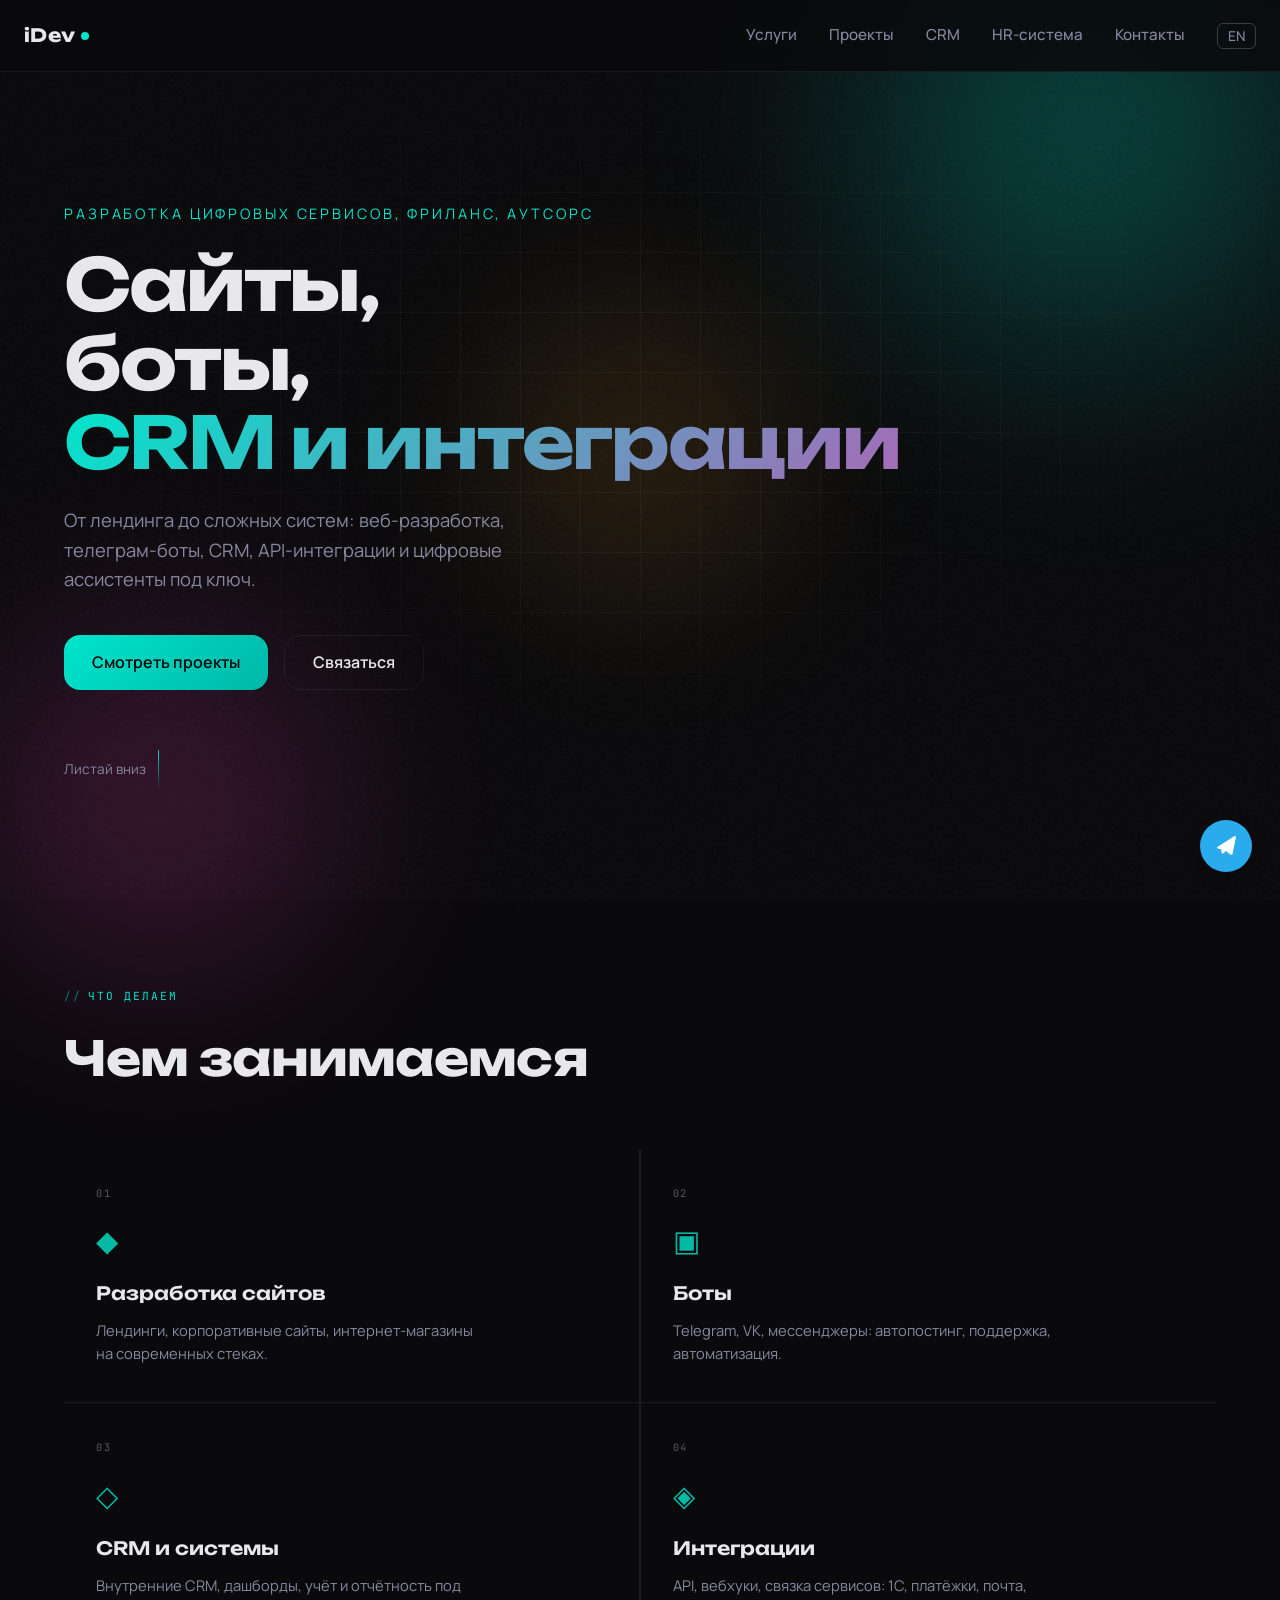
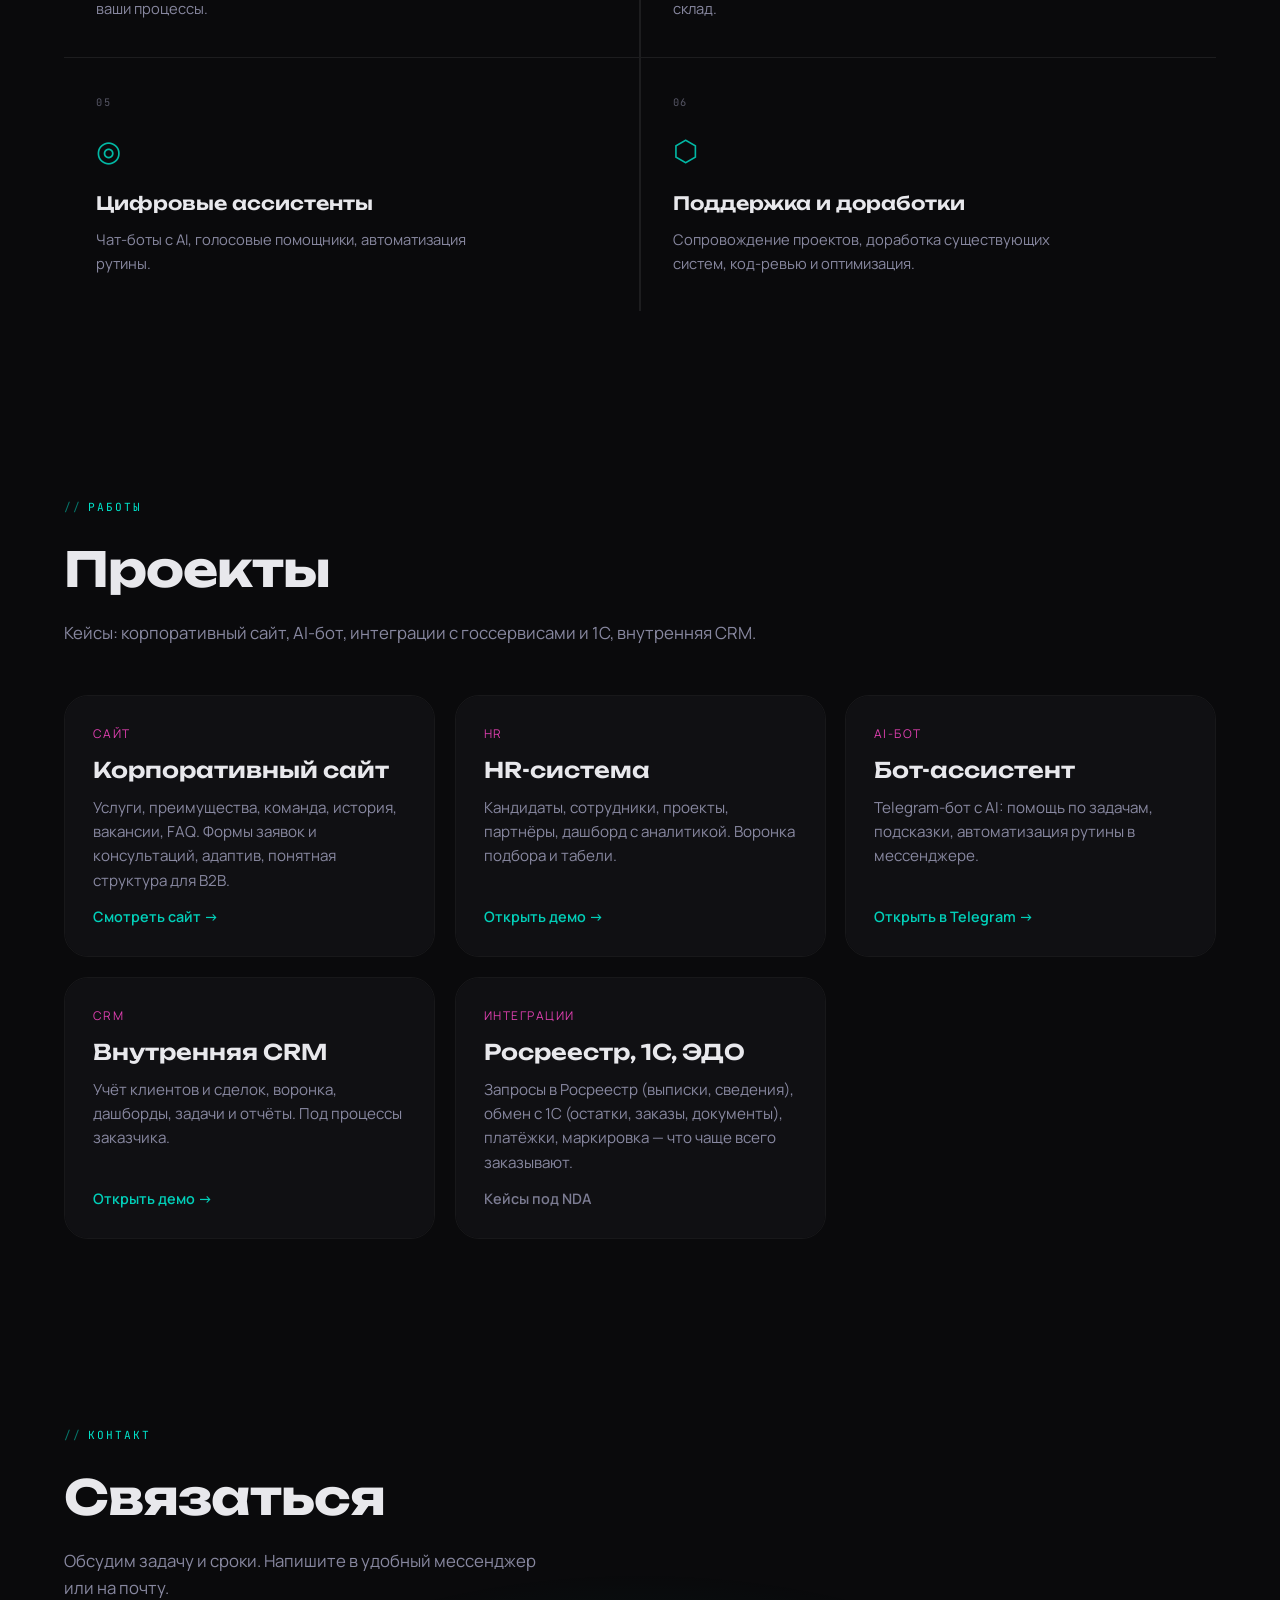
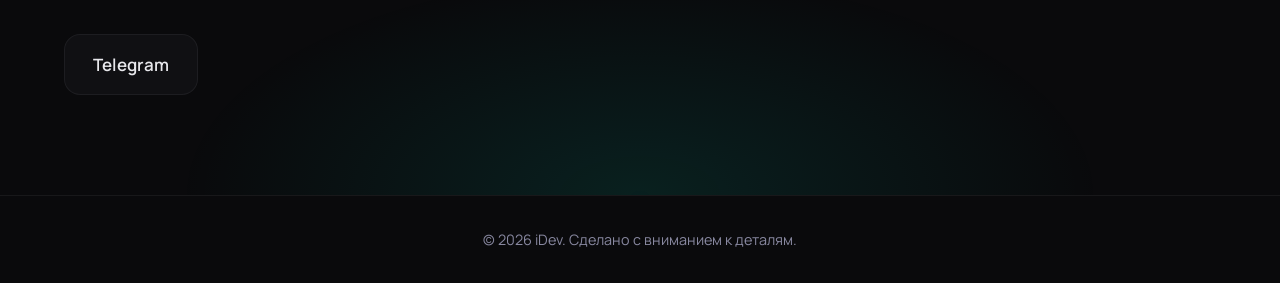
<file: index.html>
<!DOCTYPE html>
<html lang="ru">
<head>
  <meta charset="UTF-8">
  <meta name="viewport" content="width=device-width, initial-scale=1.0">
  <title data-i18n="title">iDev — Разработка сайтов, ботов, CRM, интеграции</title>
  <meta name="description" content="Разработка сайтов, Telegram-ботов, CRM и API-интеграций под ключ. Быстро, с гарантией. Фриланс-разработчик — напишите в Telegram.">
  <link rel="canonical" href="https://idev.team/">
  <link rel="alternate" hreflang="ru" href="https://idev.team/">
  <link rel="alternate" hreflang="en" href="https://idev.team/?lang=en">
  <link rel="alternate" hreflang="x-default" href="https://idev.team/">
  <meta property="og:type" content="website">
  <meta property="og:url" content="https://idev.team/">
  <meta property="og:title" content="iDev — Разработка сайтов, ботов, CRM, интеграции">
  <meta property="og:description" content="Разработка сайтов, Telegram-ботов, CRM и API-интеграций под ключ. Фриланс-разработчик.">
  <meta property="og:locale" content="ru_RU">
  <meta property="og:locale:alternate" content="en_US">
  <meta name="twitter:card" content="summary">
  <script type="application/ld+json">
  {
    "@context": "https://schema.org",
    "@type": "ProfessionalService",
    "name": "iDev",
    "url": "https://idev.team",
    "description": "Разработка сайтов, телеграм-ботов, CRM, API-интеграций и цифровых ассистентов",
    "contactPoint": {
      "@type": "ContactPoint",
      "contactType": "customer service",
      "url": "https://t.me/iDevelop_bot"
    }
  }
  </script>
  <link rel="preconnect" href="https://fonts.googleapis.com">
  <link rel="preconnect" href="https://fonts.gstatic.com" crossorigin>
  <link href="https://fonts.googleapis.com/css2?family=Unbounded:wght@400;600;700&family=Manrope:wght@400;500;600;700&family=JetBrains+Mono:wght@300;400&display=swap" rel="stylesheet">
  <link rel="icon" href="/favicon.ico" sizes="any">
  <link rel="icon" href="/favicon.svg" type="image/svg+xml">
  <link rel="stylesheet" href="styles.css">
  <script src="lang-redirect.js"></script>
</head>
<body>
  <div class="noise"></div>
  <div class="gradient-orb gradient-orb--1"></div>
  <div class="gradient-orb gradient-orb--2"></div>
  <div class="gradient-orb gradient-orb--3"></div>

  <header class="header">
    <a href="./" class="logo">iDev<span class="logo-dot"></span></a>
    <nav class="nav">
      <a href="#services" data-i18n="nav.services">Услуги</a>
      <a href="#projects" data-i18n="nav.projects">Проекты</a>
      <a href="crm/" data-i18n="nav.crm" data-href-ru="crm/" data-href-en="crm/en/">CRM</a>
      <a href="https://demo.hr.idev.team" target="_blank" data-i18n="nav.hr">HR-система</a>
      <a href="#contact" data-i18n="nav.contact">Контакты</a>
      <button class="nav-lang" id="lang-toggle" aria-label="Switch language">EN</button>
    </nav>
    <button class="burger" aria-label="Меню">
      <span></span>
      <span></span>
      <span></span>
    </button>
  </header>

  <main>
    <section class="hero">
      <div class="hero-bg-grid"></div>
      <p class="hero__label" data-i18n="hero.label">Разработка цифровых сервисов, фриланс, аутсорс</p>
      <h1 class="hero__title">
        <span class="hero__title-line" data-i18n="hero.title.1">Сайты,</span>
        <span class="hero__title-line" data-i18n="hero.title.2">боты,</span>
        <span class="hero__title-line hero__title-line--accent" data-i18n="hero.title.3">CRM и интеграции</span>
      </h1>
      <p class="hero__subtitle" data-i18n="hero.subtitle">
        От лендинга до сложных систем: веб-разработка, телеграм-боты, CRM, API-интеграции и цифровые ассистенты под ключ.
      </p>
      <div class="hero__cta">
        <a href="#projects" class="btn btn--primary" data-i18n="hero.cta1">Смотреть проекты</a>
        <a href="#contact" class="btn btn--ghost" data-i18n="hero.cta2">Связаться</a>
      </div>
      <div class="hero__scroll">
        <span data-i18n="hero.scroll">Листай вниз</span>
        <div class="hero__scroll-line"></div>
      </div>
    </section>

    <section id="services" class="section services">
      <div class="section-header">
        <div>
          <div class="section-tag" data-i18n="tag.services">Что делаем</div>
          <h2 class="section__title" data-i18n="services.title">Чем занимаемся</h2>
        </div>
      </div>
      <div class="services__grid">
        <article class="service-card" data-tilt>
          <div class="service-num">01</div>
          <div class="service-card__icon">◆</div>
          <h3 data-i18n="svc1.title">Разработка сайтов</h3>
          <p data-i18n="svc1.desc">Лендинги, корпоративные сайты, интернет-магазины на современных стеках.</p>
          <span class="service-arrow">↗</span>
        </article>
        <article class="service-card" data-tilt>
          <div class="service-num">02</div>
          <div class="service-card__icon">▣</div>
          <h3 data-i18n="svc2.title">Боты</h3>
          <p data-i18n="svc2.desc">Telegram, VK, мессенджеры: автопостинг, поддержка, автоматизация.</p>
          <span class="service-arrow">↗</span>
        </article>
        <article class="service-card" data-tilt>
          <div class="service-num">03</div>
          <div class="service-card__icon">◇</div>
          <h3 data-i18n="svc3.title">CRM и системы</h3>
          <p data-i18n="svc3.desc">Внутренние CRM, дашборды, учёт и отчётность под ваши процессы.</p>
          <span class="service-arrow">↗</span>
        </article>
        <article class="service-card" data-tilt>
          <div class="service-num">04</div>
          <div class="service-card__icon">◈</div>
          <h3 data-i18n="svc4.title">Интеграции</h3>
          <p data-i18n="svc4.desc">API, вебхуки, связка сервисов: 1С, платёжки, почта, склад.</p>
          <span class="service-arrow">↗</span>
        </article>
        <article class="service-card" data-tilt>
          <div class="service-num">05</div>
          <div class="service-card__icon">◎</div>
          <h3 data-i18n="svc5.title">Цифровые ассистенты</h3>
          <p data-i18n="svc5.desc">Чат-боты с AI, голосовые помощники, автоматизация рутины.</p>
          <span class="service-arrow">↗</span>
        </article>
        <article class="service-card" data-tilt>
          <div class="service-num">06</div>
          <div class="service-card__icon">⬡</div>
          <h3 data-i18n="svc6.title">Поддержка и доработки</h3>
          <p data-i18n="svc6.desc">Сопровождение проектов, доработка существующих систем, код-ревью и оптимизация.</p>
          <span class="service-arrow">↗</span>
        </article>
      </div>
    </section>


<section id="projects" class="section projects">
      <div class="section-tag" data-i18n="tag.projects">Работы</div>
      <h2 class="section__title" data-i18n="projects.title">Проекты</h2>
      <p class="section__subtitle" data-i18n="projects.subtitle">Кейсы: корпоративный сайт, AI-бот, интеграции с госсервисами и 1С, внутренняя CRM.</p>
      <div class="projects__grid">
        <article class="project-card" data-tilt>
          <div class="project-card__bg"></div>
          <div class="project-card__content">
            <span class="project-card__tag" data-i18n="proj1.tag">Сайт</span>
            <h3 data-i18n="proj1.title">Корпоративный сайт</h3>
            <p data-i18n="proj1.desc">Услуги, преимущества, команда, история, вакансии, FAQ. Формы заявок и консультаций, адаптив, понятная структура для B2B.</p>
            <a href="https://i-develop.tech/" target="_blank" rel="noopener noreferrer" class="project-card__link" data-i18n="proj1.link">Смотреть сайт →</a>
          </div>
        </article>
        <article class="project-card" data-tilt>
          <div class="project-card__bg"></div>
          <div class="project-card__content">
            <span class="project-card__tag" data-i18n="proj5.tag">HR</span>
            <h3 data-i18n="proj5.title">HR-система</h3>
            <p data-i18n="proj5.desc">Кандидаты, сотрудники, проекты, партнёры, дашборд с аналитикой. Воронка подбора и табели.</p>
            <a href="https://demo.hr.idev.team" target="_blank" rel="noopener noreferrer" class="project-card__link" data-i18n="proj5.link">Открыть демо →</a>
          </div>
        </article>
        <article class="project-card" data-tilt>
          <div class="project-card__bg"></div>
          <div class="project-card__content">
            <span class="project-card__tag" data-i18n="proj2.tag">AI-бот</span>
            <h3 data-i18n="proj2.title">Бот-ассистент</h3>
            <p data-i18n="proj2.desc">Telegram-бот с AI: помощь по задачам, подсказки, автоматизация рутины в мессенджере.</p>
            <a href="https://t.me/MyAssistWork_Bot" target="_blank" rel="noopener noreferrer" class="project-card__link" data-i18n="proj2.link">Открыть в Telegram →</a>
          </div>
        </article>
        <article class="project-card" data-tilt>
          <div class="project-card__bg"></div>
          <div class="project-card__content">
            <span class="project-card__tag" data-i18n="proj3.tag">CRM</span>
            <h3 data-i18n="proj3.title">Внутренняя CRM</h3>
            <p data-i18n="proj3.desc">Учёт клиентов и сделок, воронка, дашборды, задачи и отчёты. Под процессы заказчика.</p>
            <a href="crm/" target="_blank" rel="noopener noreferrer" class="project-card__link" data-i18n="proj3.link" data-href-ru="crm/" data-href-en="crm/en/">Открыть демо →</a>
          </div>
        </article>
        <article class="project-card" data-tilt>
          <div class="project-card__bg"></div>
          <div class="project-card__content">
            <span class="project-card__tag" data-i18n="proj4.tag">Интеграции</span>
            <h3 data-i18n="proj4.title">Росреестр, 1С, ЭДО</h3>
            <p data-i18n="proj4.desc">Запросы в Росреестр (выписки, сведения), обмен с 1С (остатки, заказы, документы), платёжки, маркировка — что чаще всего заказывают.</p>
            <span class="project-card__link project-card__link--muted" data-i18n="proj4.link">Кейсы под NDA</span>
          </div>
        </article>
      </div>
    </section>

    <section id="contact" class="section contact">
      <div class="cta-bg"></div>
      <div class="section-tag" data-i18n="tag.contact">Контакт</div>
      <h2 class="section__title" data-i18n="contact.title">Связаться</h2>
      <p class="contact__text" data-i18n="contact.text">Обсудим задачу и сроки. Напишите в удобный мессенджер или на почту.</p>
      <div class="contact__links">
        <a href="https://t.me/iDevelop_bot" target="_blank" rel="noopener noreferrer" class="contact-link" data-tilt>Telegram</a>
      </div>
    </section>
  </main>

  <footer class="footer">
    <p data-i18n="footer.text">© 2026 iDev. Сделано с вниманием к деталям.</p>
  </footer>

  <a href="https://t.me/iDevelop_bot" target="_blank" rel="noopener noreferrer" class="tg-float" aria-label="Telegram">
    <svg width="24" height="24" viewBox="0 0 24 24" fill="none" xmlns="http://www.w3.org/2000/svg">
      <path d="M21.944 3.069L18.65 19.418c-.244 1.072-1.38 1.582-2.243 1.006l-4.647-3.376-2.23 2.12c-.246.234-.568.364-.907.364-.677 0-1.226-.549-1.226-1.226V15.6l-3.52-1.154C2.784 14.1 2.772 12.96 4.085 12.41L20.14 2.195c1.147-.612 2.27.273 1.804 1.874z" fill="white"/>
    </svg>
  </a>

  <script src="script.js"></script>
  <script>
  (function () {
    var T = {
      ru: {
        title: 'iDev — Разработка сайтов, ботов, CRM, интеграции',
        'meta.desc': 'Фриланс: разработка сайтов, телеграм-боты, CRM, интеграции, цифровые ассистенты',
        'nav.services': 'Услуги', 'nav.projects': 'Проекты', 'nav.crm': 'CRM', 'nav.hr': 'HR-система', 'nav.contact': 'Контакты',
        'hero.label': 'Разработка цифровых сервисов, фриланс, аутсорс',
        'hero.title.1': 'Сайты,', 'hero.title.2': 'боты,', 'hero.title.3': 'CRM и интеграции',
        'hero.subtitle': 'От лендинга до сложных систем: веб-разработка, телеграм-боты, CRM, API-интеграции и цифровые ассистенты под ключ.',
        'hero.cta1': 'Смотреть проекты', 'hero.cta2': 'Связаться', 'hero.scroll': 'Листай вниз',
        'tag.services': 'Что делаем', 'tag.projects': 'Работы', 'tag.contact': 'Контакт',
        'services.title': 'Чем занимаемся',
        'svc1.title': 'Разработка сайтов', 'svc1.desc': 'Лендинги, корпоративные сайты, интернет-магазины на современных стеках.',
        'svc2.title': 'Боты', 'svc2.desc': 'Telegram, VK, мессенджеры: автопостинг, поддержка, автоматизация.',
        'svc3.title': 'CRM и системы', 'svc3.desc': 'Внутренние CRM, дашборды, учёт и отчётность под ваши процессы.',
        'svc4.title': 'Интеграции', 'svc4.desc': 'API, вебхуки, связка сервисов: 1С, платёжки, почта, склад.',
        'svc5.title': 'Цифровые ассистенты', 'svc5.desc': 'Чат-боты с AI, голосовые помощники, автоматизация рутины.',
        'svc6.title': 'Поддержка и доработки', 'svc6.desc': 'Сопровождение проектов, доработка существующих систем, код-ревью и оптимизация.',
        'projects.title': 'Проекты',
        'projects.subtitle': 'Кейсы: корпоративный сайт, AI-бот, интеграции с госсервисами и 1С, внутренняя CRM.',
        'proj1.tag': 'Сайт', 'proj1.title': 'Корпоративный сайт',
        'proj1.desc': 'Услуги, преимущества, команда, история, вакансии, FAQ. Формы заявок и консультаций, адаптив, понятная структура для B2B.',
        'proj1.link': 'Смотреть сайт →',
        'proj2.tag': 'AI-бот', 'proj2.title': 'Бот-ассистент',
        'proj2.desc': 'Telegram-бот с AI: помощь по задачам, подсказки, автоматизация рутины в мессенджере.',
        'proj2.link': 'Открыть в Telegram →',
        'proj3.tag': 'CRM', 'proj3.title': 'Внутренняя CRM',
        'proj3.desc': 'Учёт клиентов и сделок, воронка, дашборды, задачи и отчёты. Под процессы заказчика.',
        'proj3.link': 'Открыть демо →',
        'proj4.tag': 'Интеграции', 'proj4.title': 'Росреестр, 1С, ЭДО',
        'proj4.desc': 'Запросы в Росреестр (выписки, сведения), обмен с 1С (остатки, заказы, документы), платёжки, маркировка — что чаще всего заказывают.',
        'proj4.link': 'Кейсы под NDA',
        'proj5.tag': 'HR', 'proj5.title': 'HR-система',
        'proj5.desc': 'Кандидаты, сотрудники, проекты, партнёры, дашборд с аналитикой. Воронка подбора и табели.',
        'proj5.link': 'Открыть демо →',
        'contact.title': 'Связаться', 'contact.text': 'Обсудим задачу и сроки. Напишите в удобный мессенджер или на почту.',
        'footer.text': '© 2026 iDev. Сделано с вниманием к деталям.',
      },
      en: {
        title: 'iDev — Web development, bots, CRM, integrations',
        'meta.desc': 'Freelance: websites, Telegram bots, CRM, API integrations, digital assistants',
        'nav.services': 'Services', 'nav.projects': 'Projects', 'nav.crm': 'CRM', 'nav.hr': 'HR System', 'nav.contact': 'Contact',
        'hero.label': 'Digital services, freelance, outsourcing',
        'hero.title.1': 'Websites,', 'hero.title.2': 'bots,', 'hero.title.3': 'CRM & integrations',
        'hero.subtitle': 'From landing pages to complex systems: web development, Telegram bots, CRM, API integrations, and digital assistants.',
        'hero.cta1': 'View projects', 'hero.cta2': 'Get in touch', 'hero.scroll': 'Scroll down',
        'tag.services': 'What we do', 'tag.projects': 'Works', 'tag.contact': 'Contact',
        'services.title': 'What we do',
        'svc1.title': 'Web development', 'svc1.desc': 'Landing pages, corporate sites, e‑commerce on modern stacks.',
        'svc2.title': 'Bots', 'svc2.desc': 'Telegram, VK, messengers: auto-posting, support, automation.',
        'svc3.title': 'CRM & systems', 'svc3.desc': 'Internal CRM, dashboards, tracking and reporting for your workflows.',
        'svc4.title': 'Integrations', 'svc4.desc': 'API, webhooks, connecting services: ERP, payments, email, warehouse.',
        'svc5.title': 'Digital assistants', 'svc5.desc': 'AI chatbots, voice assistants, routine automation.',
        'svc6.title': 'Support & maintenance', 'svc6.desc': 'Project support, improvements to existing systems, code review and optimization.',
        'projects.title': 'Projects',
        'projects.subtitle': 'Cases: corporate site, AI bot, integrations with government services and ERP, internal CRM.',
        'proj1.tag': 'Website', 'proj1.title': 'Corporate site',
        'proj1.desc': 'Services, benefits, team, company history, careers, FAQ. Lead forms and consultations, responsive, clear B2B structure.',
        'proj1.link': 'View site →',
        'proj2.tag': 'AI bot', 'proj2.title': 'Bot Assistant',
        'proj2.desc': 'Telegram bot with AI: task help, tips, routine automation in the messenger.',
        'proj2.link': 'Open in Telegram →',
        'proj3.tag': 'CRM', 'proj3.title': 'Internal CRM',
        'proj3.desc': 'Client and deal tracking, pipeline, dashboards, tasks and reports. Tailored to your process.',
        'proj3.link': 'Open demo →',
        'proj4.tag': 'Integrations', 'proj4.title': 'Registers, ERP, e-docs',
        'proj4.desc': 'Queries to land/cadastre registers, ERP sync (inventory, orders, docs), payments, labeling — what clients order most.',
        'proj4.link': 'Cases under NDA',
        'proj5.tag': 'HR', 'proj5.title': 'HR System',
        'proj5.desc': 'Candidates, employees, projects, partners, analytics dashboard. Recruitment funnel and timesheets.',
        'proj5.link': 'Open demo →',
        'contact.title': 'Contact', 'contact.text': "Let's discuss your project and timeline. Reach out via messenger or email.",
        'footer.text': '© 2026 iDev. Built with care.',
      }
    };

    function applyLang(lang) {
      var d = T[lang];
      if (!d) return;

      document.documentElement.lang = lang;
      if (d.title) document.title = d.title;

      var metaDesc = document.querySelector('meta[name="description"]');
      if (metaDesc && d['meta.desc']) metaDesc.setAttribute('content', d['meta.desc']);

      document.querySelectorAll('[data-i18n]').forEach(function (el) {
        var key = el.getAttribute('data-i18n');
        if (d[key] !== undefined) el.textContent = d[key];
      });

      document.querySelectorAll('[data-href-' + lang + ']').forEach(function (el) {
        el.href = el.getAttribute('data-href-' + lang);
      });

      var toggle = document.getElementById('lang-toggle');
      if (toggle) toggle.textContent = lang === 'ru' ? 'EN' : 'RU';

      try { localStorage.setItem('idev_lang', lang); } catch (_) {}

      // Clean ?lang= from URL if present
      var url = new URL(window.location.href);
      if (url.searchParams.has('lang')) {
        url.searchParams.delete('lang');
        history.replaceState(null, '', url.toString());
      }
    }

    applyLang(window.__idevLang || 'ru');

    document.getElementById('lang-toggle').addEventListener('click', function () {
      applyLang(document.documentElement.lang === 'ru' ? 'en' : 'ru');
    });
  })();
  </script>
</body>
</html>
</file>
<file: styles.css>
/* ===== Variables ===== */
:root {
  --bg: #0a0a0c;
  --bg-card: rgba(18, 18, 22, 0.8);
  --bg-card-hover: rgba(28, 28, 35, 0.9);
  --text: #e8e8ec;
  --text-muted: #8888a0;
  --accent-cyan: #00e5cc;
  --accent-magenta: #e040b0;
  --accent-amber: #f0a020;
  --border: rgba(255, 255, 255, 0.06);
  --border-solid: rgba(255, 255, 255, 0.08);
  --glow-cyan: 0 0 40px rgba(0, 229, 204, 0.2);
  --glow-magenta: 0 0 40px rgba(224, 64, 176, 0.2);
  --font-heading: 'Unbounded', sans-serif;
  --font-body: 'Manrope', sans-serif;
  --font-mono: 'JetBrains Mono', 'Courier New', monospace;
  --radius: 16px;
  --radius-lg: 24px;
  --header-h: 72px;
}

/* ===== Reset & Base ===== */
*, *::before, *::after { box-sizing: border-box; }
html { scroll-behavior: smooth; }
body {
  margin: 0;
  font-family: var(--font-body);
  font-size: 17px;
  line-height: 1.6;
  color: var(--text);
  background: var(--bg);
  overflow-x: hidden;
}

/* ===== Background effects ===== */
.noise {
  position: fixed;
  inset: 0;
  pointer-events: none;
  z-index: 0;
  opacity: 0.03;
  background-image: url("data:image/svg+xml,%3Csvg viewBox='0 0 256 256' xmlns='http://www.w3.org/2000/svg'%3E%3Cfilter id='n'%3E%3CfeTurbulence type='fractalNoise' baseFrequency='0.9' numOctaves='4' stitchTiles='stitch'/%3E%3C/filter%3E%3Crect width='100%25' height='100%25' filter='url(%23n)'/%3E%3C/svg%3E");
}

.gradient-orb {
  position: fixed;
  border-radius: 50%;
  filter: blur(100px);
  pointer-events: none;
  z-index: 0;
  opacity: 0.35;
}
.gradient-orb--1 {
  width: 60vmax;
  height: 60vmax;
  background: radial-gradient(circle, var(--accent-cyan) 0%, transparent 60%);
  top: -20vmax;
  right: -15vmax;
  animation: float 20s ease-in-out infinite;
}
.gradient-orb--2 {
  width: 45vmax;
  height: 45vmax;
  background: radial-gradient(circle, var(--accent-magenta) 0%, transparent 60%);
  bottom: -15vmax;
  left: -10vmax;
  animation: float 25s ease-in-out infinite reverse;
}
.gradient-orb--3 {
  width: 30vmax;
  height: 30vmax;
  background: radial-gradient(circle, var(--accent-amber) 0%, transparent 60%);
  top: 50%;
  left: 50%;
  transform: translate(-50%, -50%);
  animation: float 18s ease-in-out infinite 2s;
}

@keyframes float {
  0%, 100% { transform: translate(0, 0); }
  33% { transform: translate(5%, -5%); }
  66% { transform: translate(-5%, 5%); }
}

/* ===== Layout ===== */
.header, main, .footer {
  position: relative;
  z-index: 1;
}
body.menu-open { overflow: hidden; }

/* ===== Header ===== */
.header {
  position: sticky;
  top: 0;
  z-index: 102;
  display: flex;
  align-items: center;
  justify-content: space-between;
  height: var(--header-h);
  padding: 0 24px;
  background: rgba(10, 10, 12, 0.85);
  backdrop-filter: blur(12px);
  border-bottom: 1px solid var(--border);
}

.logo {
  font-family: var(--font-heading);
  font-weight: 700;
  font-size: 1.15rem;
  color: var(--text);
  text-decoration: none;
  letter-spacing: 0.02em;
  display: inline-flex;
  align-items: center;
  gap: 6px;
}

/* ===== Logo dot ===== */
.logo-dot {
  width: 8px;
  height: 8px;
  background: var(--accent-cyan);
  border-radius: 50%;
  display: inline-block;
  flex-shrink: 0;
  animation: pulse-dot 2s ease-in-out infinite;
}

@keyframes pulse-dot {
  0%, 100% { box-shadow: 0 0 0 0 rgba(0, 229, 204, 0.5); }
  50% { box-shadow: 0 0 0 7px rgba(0, 229, 204, 0); }
}

.nav {
  display: flex;
  gap: 32px;
}
.nav a {
  color: var(--text-muted);
  text-decoration: none;
  font-weight: 500;
  font-size: 0.95rem;
  transition: color 0.2s;
}
.nav a:hover { color: var(--accent-cyan); }
.nav-lang {
  font-size: 0.85rem;
  font-family: inherit;
  font-weight: 500;
  color: var(--text-muted);
  background: none;
  border: 1px solid rgba(255,255,255,0.2);
  border-radius: 6px;
  padding: 3px 10px;
  cursor: pointer;
  transition: color 0.2s, border-color 0.2s;
}
.nav-lang:hover { color: var(--accent-cyan); border-color: var(--accent-cyan); }

.burger {
  display: none;
  flex-direction: column;
  gap: 6px;
  background: none;
  border: none;
  cursor: pointer;
  padding: 8px;
}
.burger span {
  width: 24px;
  height: 2px;
  background: var(--text);
  border-radius: 1px;
  transition: transform 0.3s, opacity 0.3s;
}

/* ===== Sections ===== */
.section {
  max-width: 1200px;
  margin: 0 auto;
  padding: 80px 24px 100px;
}

.section__title {
  font-family: var(--font-heading);
  font-size: clamp(2rem, 5vw, 3rem);
  font-weight: 700;
  margin: 0 0 12px;
  letter-spacing: -0.02em;
}

.section__subtitle {
  color: var(--text-muted);
  margin: 0 0 48px;
  font-size: 1.05rem;
}

/* ===== Section tag ===== */
.section-tag {
  font-family: var(--font-mono);
  font-size: 0.7rem;
  color: var(--accent-cyan);
  letter-spacing: 0.18em;
  text-transform: uppercase;
  margin-bottom: 14px;
  display: inline-flex;
  align-items: center;
  gap: 6px;
}

.section-tag::before {
  content: '// ';
  opacity: 0.5;
}

/* ===== Section header (services flex layout) ===== */
.section-header {
  display: flex;
  justify-content: space-between;
  align-items: flex-end;
  margin-bottom: 0;
  gap: 2rem;
  flex-wrap: wrap;
}

/* ===== Hero ===== */
.hero {
  min-height: calc(100vh - var(--header-h));
  display: flex;
  flex-direction: column;
  justify-content: center;
  padding: 100px 24px 80px;
  max-width: 1200px;
  margin: 0 auto;
  position: relative;
  overflow: hidden;
}

/* ===== Hero grid background ===== */
.hero-bg-grid {
  position: absolute;
  inset: 0;
  background-image:
    linear-gradient(rgba(255, 255, 255, 0.04) 1px, transparent 1px),
    linear-gradient(90deg, rgba(255, 255, 255, 0.04) 1px, transparent 1px);
  background-size: 60px 60px;
  mask-image: radial-gradient(ellipse 75% 65% at 50% 40%, black 25%, transparent 70%);
  -webkit-mask-image: radial-gradient(ellipse 75% 65% at 50% 40%, black 25%, transparent 70%);
  pointer-events: none;
  z-index: 0;
}

.hero__label {
  font-size: 0.9rem;
  text-transform: uppercase;
  letter-spacing: 0.2em;
  color: var(--accent-cyan);
  margin: 0 0 20px;
  opacity: 0;
  animation: fadeUp 0.8s ease forwards;
  position: relative;
  z-index: 1;
}

.hero__title {
  font-family: var(--font-heading);
  font-size: clamp(2.5rem, 8vw, 4.5rem);
  font-weight: 700;
  line-height: 1.1;
  letter-spacing: -0.03em;
  margin: 0 0 24px;
  overflow: hidden;
  position: relative;
  z-index: 1;
}

.hero__title-line {
  display: block;
  opacity: 0;
  transform: translateY(1em);
  animation: fadeUp 0.8s ease forwards;
}
.hero__title-line:nth-child(1) { animation-delay: 0.15s; }
.hero__title-line:nth-child(2) { animation-delay: 0.3s; }
.hero__title-line:nth-child(3) { animation-delay: 0.45s; }

.hero__title-line--accent {
  background: linear-gradient(135deg, var(--accent-cyan), var(--accent-magenta));
  -webkit-background-clip: text;
  -webkit-text-fill-color: transparent;
  background-clip: text;
}

.hero__subtitle {
  max-width: 520px;
  color: var(--text-muted);
  font-size: 1.15rem;
  margin: 0 0 40px;
  opacity: 0;
  animation: fadeUp 0.8s ease 0.6s forwards;
  position: relative;
  z-index: 1;
}

.hero__cta {
  display: flex;
  gap: 16px;
  flex-wrap: wrap;
  opacity: 0;
  animation: fadeUp 0.8s ease 0.75s forwards;
  position: relative;
  z-index: 1;
}

.btn {
  display: inline-flex;
  align-items: center;
  justify-content: center;
  padding: 14px 28px;
  font-family: var(--font-body);
  font-size: 1rem;
  font-weight: 600;
  text-decoration: none;
  border-radius: var(--radius);
  transition: transform 0.2s, box-shadow 0.2s, background 0.2s;
  cursor: pointer;
  border: none;
}

.btn--primary {
  background: linear-gradient(135deg, var(--accent-cyan), #00b8a8);
  color: var(--bg);
}
.btn--primary:hover {
  transform: translateY(-2px);
  box-shadow: var(--glow-cyan);
}

.btn--ghost {
  background: transparent;
  color: var(--text);
  border: 1px solid var(--border);
}
.btn--ghost:hover {
  border-color: var(--accent-cyan);
  color: var(--accent-cyan);
}

.hero__scroll {
  margin-top: 60px;
  display: flex;
  align-items: center;
  gap: 12px;
  color: var(--text-muted);
  font-size: 0.85rem;
  opacity: 0;
  animation: fadeUp 0.8s ease 1s forwards;
  position: relative;
  z-index: 1;
}

.hero__scroll-line {
  width: 1px;
  height: 40px;
  background: linear-gradient(to bottom, var(--accent-cyan), transparent);
  border-radius: 1px;
  animation: scrollPulse 2s ease-in-out infinite;
}

@keyframes fadeUp {
  to {
    opacity: 1;
    transform: translateY(0);
  }
}

@keyframes scrollPulse {
  0%, 100% { opacity: 0.5; transform: scaleY(0.8); }
  50% { opacity: 1; transform: scaleY(1); }
}

/* ===== Services ===== */
.services .section-header {
  margin-bottom: 0;
}

.services__grid {
  display: grid;
  grid-template-columns: repeat(2, 1fr);
  gap: 1.5px;
  background: var(--border-solid);
  margin-top: 40px;
}

.service-card {
  background: var(--bg);
  padding: 36px 32px;
  position: relative;
  overflow: hidden;
  cursor: default;
  transition: background 0.4s ease;
}

.service-card:hover {
  background: var(--bg-card-hover);
}

.service-card:hover .service-arrow {
  opacity: 1;
  transform: translate(0, 0);
}

.service-card:hover .service-card__icon {
  color: var(--accent-cyan);
  transform: scale(1.1) rotate(-5deg);
}

/* ===== Service number ===== */
.service-num {
  font-family: var(--font-mono);
  font-size: 0.65rem;
  color: var(--text-muted);
  letter-spacing: 0.15em;
  margin-bottom: 16px;
  opacity: 0.6;
}

.service-card__icon {
  font-size: 1.8rem;
  color: var(--accent-cyan);
  margin-bottom: 16px;
  opacity: 0.8;
  display: block;
  transition: color 0.4s ease, transform 0.4s ease;
}

.service-card h3 {
  font-family: var(--font-heading);
  font-size: 1.15rem;
  font-weight: 600;
  margin: 0 0 10px;
  color: var(--text);
}

.service-card p {
  margin: 0;
  color: var(--text-muted);
  font-size: 0.92rem;
  line-height: 1.6;
  max-width: 380px;
}

/* ===== Service arrow (appears on hover) ===== */
.service-arrow {
  position: absolute;
  top: 28px;
  right: 28px;
  font-size: 1.4rem;
  color: var(--accent-cyan);
  opacity: 0;
  transform: translate(-8px, 8px);
  transition: opacity 0.35s ease, transform 0.35s ease;
  pointer-events: none;
}

/* ===== Marquee section ===== */
.marquee-section {
  padding: 4rem 0;
  border-top: 1px solid var(--border-solid);
  border-bottom: 1px solid var(--border-solid);
  overflow: hidden;
}

.marquee-track {
  display: flex;
  animation: marquee-scroll 28s linear infinite;
  width: max-content;
}

@keyframes marquee-scroll {
  0% { transform: translateX(0); }
  100% { transform: translateX(-50%); }
}

.marquee-item {
  font-family: var(--font-heading);
  font-size: clamp(2rem, 5vw, 3.5rem);
  font-weight: 700;
  white-space: nowrap;
  padding: 0 1.5rem;
  color: rgba(255, 255, 255, 0.07);
  letter-spacing: -0.02em;
  transition: color 0.3s;
  user-select: none;
}

.marquee-item:hover {
  color: rgba(255, 255, 255, 0.18);
}

.marquee-sep {
  font-size: clamp(1.5rem, 4vw, 2.5rem);
  color: var(--accent-cyan);
  opacity: 0.45;
  padding: 0 0.5rem;
  display: inline-flex;
  align-items: center;
  user-select: none;
}

/* ===== Projects ===== */
.projects__grid {
  display: grid;
  grid-template-columns: repeat(12, 1fr);
  gap: 20px;
  margin-top: 48px;
}

.project-card {
  position: relative;
  border-radius: var(--radius-lg);
  overflow: hidden;
  border: 1px solid var(--border);
  min-height: 260px;
  transition: transform 0.3s ease, border-color 0.3s, box-shadow 0.3s;
  will-change: transform;
}

.project-card:hover {
  transform: translateY(-6px) scale(1.02);
  border-color: rgba(224, 64, 176, 0.3);
  box-shadow: var(--glow-magenta);
}

.project-card--featured {
  grid-column: span 12;
  min-height: 320px;
}

.project-card__bg {
  position: absolute;
  inset: 0;
  background: linear-gradient(135deg, rgba(0, 229, 204, 0.08), rgba(224, 64, 176, 0.08));
  opacity: 0;
  transition: opacity 0.3s;
}
.project-card:hover .project-card__bg { opacity: 1; }

.project-card__content {
  position: relative;
  z-index: 1;
  padding: 28px;
  height: 100%;
  display: flex;
  flex-direction: column;
  background: var(--bg-card);
}

.project-card__tag {
  display: inline-block;
  font-size: 0.75rem;
  text-transform: uppercase;
  letter-spacing: 0.12em;
  color: var(--accent-magenta);
  margin-bottom: 10px;
}

.project-card h3 {
  font-family: var(--font-heading);
  font-size: 1.35rem;
  font-weight: 600;
  margin: 0 0 8px;
  color: var(--text);
}

.project-card--featured h3 { font-size: 1.75rem; }

.project-card p {
  margin: 0 0 12px;
  color: var(--text-muted);
  font-size: 0.95rem;
}

.project-card__link {
  margin-top: auto;
  font-size: 0.9rem;
  font-weight: 600;
  color: var(--accent-cyan);
  opacity: 0.9;
  text-decoration: none;
  transition: opacity 0.2s;
}
.project-card__link:hover {
  opacity: 1;
  color: var(--accent-cyan);
}
.project-card__link--muted {
  color: var(--text-muted);
  cursor: default;
}
.project-card__link--muted:hover {
  color: var(--text-muted);
}

/* Grid: 2 cols on tablet, 3 on desktop */
@media (min-width: 768px) {
  .project-card { grid-column: span 6; }
}
@media (min-width: 1024px) {
  .project-card { grid-column: span 4; }
}

/* ===== Contact ===== */
.contact {
  position: relative;
  overflow: hidden;
}

.cta-bg {
  position: absolute;
  inset: 0;
  background: radial-gradient(ellipse 55% 70% at 50% 100%, rgba(0, 229, 204, 0.1) 0%, transparent 70%);
  pointer-events: none;
  z-index: 0;
}

.contact .section-tag,
.contact .section__title,
.contact__text,
.contact__links {
  position: relative;
  z-index: 1;
}

.contact__text {
  color: var(--text-muted);
  max-width: 480px;
  margin: 0 0 32px;
  font-size: 1.05rem;
}

.contact__links {
  display: flex;
  gap: 16px;
  flex-wrap: wrap;
}

.contact-link {
  display: inline-flex;
  align-items: center;
  padding: 16px 28px;
  background: var(--bg-card);
  border: 1px solid var(--border);
  border-radius: var(--radius);
  color: var(--text);
  text-decoration: none;
  font-weight: 600;
  transition: transform 0.2s, border-color 0.2s, color 0.2s, box-shadow 0.2s;
}

.contact-link:hover {
  border-color: var(--accent-cyan);
  color: var(--accent-cyan);
  transform: translateY(-2px);
  box-shadow: var(--glow-cyan);
}

/* ===== Footer ===== */
.footer {
  padding: 32px 24px;
  border-top: 1px solid var(--border);
  text-align: center;
}

.footer p {
  margin: 0;
  font-size: 0.9rem;
  color: var(--text-muted);
}

/* ===== Scroll-triggered animations ===== */
.reveal {
  opacity: 0;
  transform: translateY(30px);
  transition: opacity 0.7s ease, transform 0.7s ease;
}
.reveal.revealed {
  opacity: 1;
  transform: translateY(0);
}

/* ===== Mobile ===== */
@media (max-width: 767px) {
  .nav {
    position: fixed;
    top: 0;
    left: 0;
    right: 0;
    bottom: 0;
    z-index: 101;
    background: var(--bg);
    flex-direction: column;
    justify-content: center;
    align-items: center;
    gap: 8px;
    padding: var(--header-h) 24px 24px;
    transform: translateX(100%);
    transition: transform 0.3s ease;
    display: flex;
  }
  .nav.open { transform: translateX(0); }
  .nav a {
    font-size: 1.25rem;
    display: block;
    width: 100%;
    max-width: 280px;
    padding: 16px 20px;
    text-align: center;
    min-height: 48px;
    line-height: 1.4;
    margin: 0 auto;
    box-sizing: border-box;
  }
  .burger { display: flex; }
  .burger.open span:nth-child(1) { transform: rotate(45deg) translate(5px, 5px); }
  .burger.open span:nth-child(2) { opacity: 0; }
  .burger.open span:nth-child(3) { transform: rotate(-45deg) translate(5px, -5px); }

  .hero__cta { flex-direction: column; }
  .btn { width: 100%; }

  .services__grid {
    grid-template-columns: 1fr;
  }

  .projects__grid { grid-template-columns: 1fr; }
  .project-card--featured,
  .project-card:not(.project-card--featured) { grid-column: span 1; }

  .section-header {
    flex-direction: column;
    align-items: flex-start;
  }
}
@media (min-width: 768px) {
  .nav { display: flex !important; }
}

/* ===== Reduced motion ===== */
@media (prefers-reduced-motion: reduce) {
  *, *::before, *::after { animation-duration: 0.01ms !important; animation-iteration-count: 1 !important; transition-duration: 0.01ms !important; }
  .gradient-orb { animation: none; }
  .marquee-track { animation: none; }
}

.tg-float {
  position: fixed;
  bottom: 28px;
  right: 28px;
  width: 52px;
  height: 52px;
  background: #2AABEE;
  border-radius: 50%;
  display: flex;
  align-items: center;
  justify-content: center;
  box-shadow: 0 4px 16px rgba(0,0,0,0.3);
  z-index: 999;
  transition: transform 0.2s, box-shadow 0.2s;
}
.tg-float:hover {
  transform: scale(1.1);
  box-shadow: 0 6px 24px rgba(42,171,238,0.4);
}
</file>
